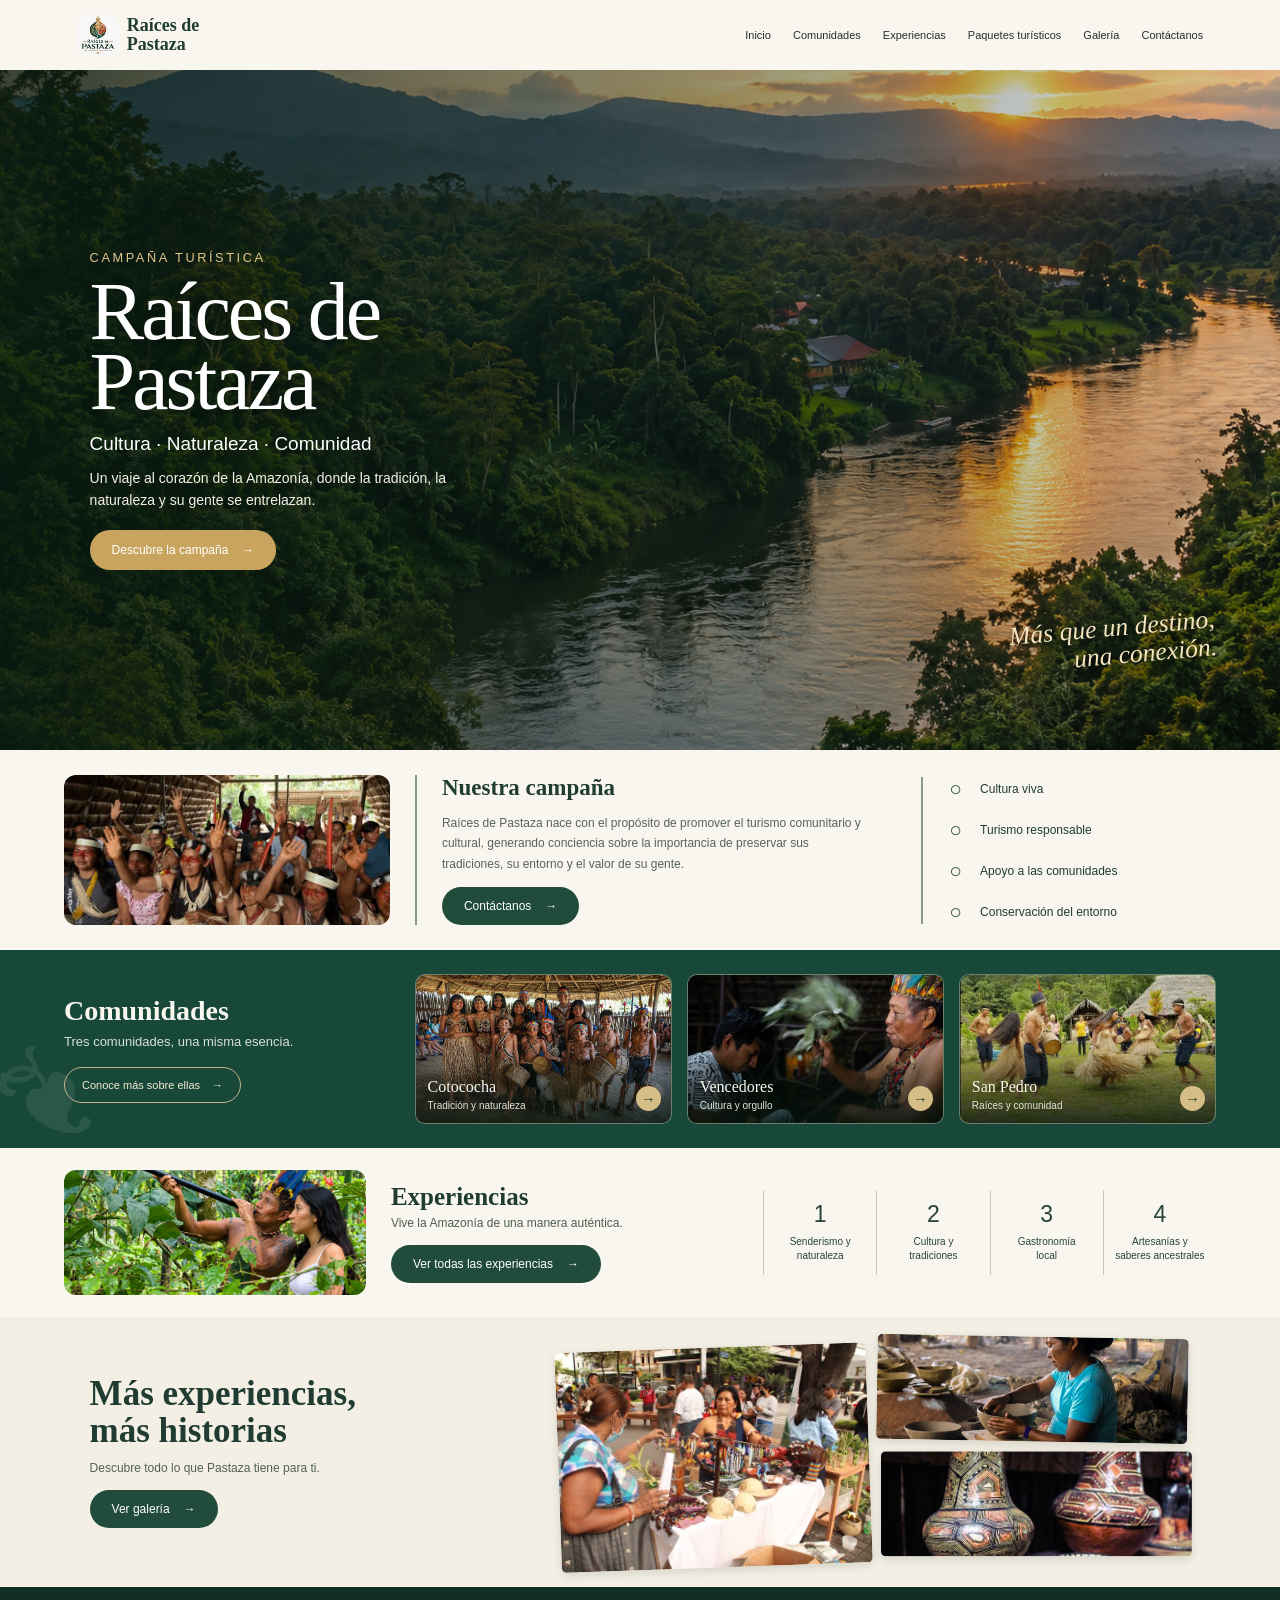
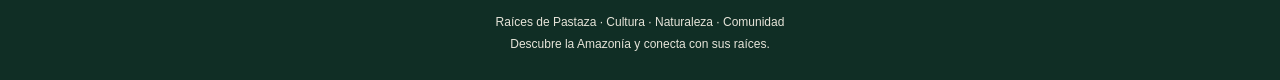
<file: index.html>
<!DOCTYPE html>
<html lang="es">
<head>
    <meta charset="UTF-8">
    <meta name="viewport" content="width=device-width, initial-scale=1.0">
    <link rel="icon" type="image/png" href="img/logo de la campaña.jpg">
    <title>Raíces de Pastaza | Turismo y Cultura</title>
    <link rel="stylesheet" href="styles.css">
</head>

<body>

    <!-- NAVEGACIÓN -->
    <header class="navbar">
        <a href="#inicio" class="logo">
            <img src="img/logo de la campaña.jpg" class="logo-icon"></img>
            <span>Raíces de<br>Pastaza</span>
        </a>

        <nav class="menu">
            <a href="index.html">Inicio</a>
            <a href="Comunidades.html">Comunidades</a>
            <a href="Experiencias.html">Experiencias</a>
            <a href="PaquetesTuristicos.html">Paquetes turísticos</a>
            <a href="Galeria.html">Galería</a>
            <a href="Contactanos.html">Contáctanos</a>
        </nav>
    </header>

    <!-- PORTADA -->
    <main>
        <section class="hero" id="inicio">
            <div class="hero-content">
                <p class="etiqueta">CAMPAÑA TURÍSTICA</p>

                <h1>Raíces de<br>Pastaza</h1>

                <p class="hero-subtitle">
                    Cultura · Naturaleza · Comunidad
                </p>

                <p class="hero-description">
                    Un viaje al corazón de la Amazonía, donde la tradición,
                    la naturaleza y su gente se entrelazan.
                </p>

                <a href="#campana" class="btn-dorado">
                    Descubre la campaña <span>→</span>
                </a>
            </div>

            <p class="hero-frase">
                Más que un destino,<br>
                una conexión.
            </p>
        </section>

        <!-- PRESENTACIÓN DE LA CAMPAÑA -->
        <section class="campana" id="campana">

            <div class="campana-imagen">
                <img src="img/experiencia(1).jpg"
                     alt="Representante de la cultura amazónica">
            </div>

            <div class="campana-texto" id="nosotros">
                <h2>Nuestra campaña</h2>

                <p>
                    Raíces de Pastaza nace con el propósito de promover
                    el turismo comunitario y cultural, generando conciencia
                    sobre la importancia de preservar sus tradiciones,
                    su entorno y el valor de su gente.
                </p>

                <a href="Contactanos.html" class="btn-verde">
                    Contáctanos <span>→</span>
                </a>
            </div>

            <div class="beneficios">
                <div class="beneficio">
                    <span class="beneficio-icon">○</span>
                    <span>Cultura viva</span>
                </div>

                <div class="beneficio">
                    <span class="beneficio-icon">○</span>
                    <span>Turismo responsable</span>
                </div>

                <div class="beneficio">
                    <span class="beneficio-icon">○</span>
                    <span>Apoyo a las comunidades</span>
                </div>

                <div class="beneficio">
                    <span class="beneficio-icon">○</span>
                    <span>Conservación del entorno</span>
                </div>
            </div>
        </section>

        <!-- COMUNIDADES -->
        <section class="comunidades" id="comunidades">

            <div class="comunidades-intro">
                <h2>Comunidades</h2>

                <p>Tres comunidades, una misma esencia.</p>

                <a href="Comunidades.html" class="btn-contorno">
                    Conoce más sobre ellas <span>→</span>
                </a>
            </div>

            <div class="comunidades-lista">

                <article class="comunidad-card">
                    <img src="img/Retrato comunitario en una cabaña amazónica.png"
                         alt="Paisaje de la comunidad Cotococha">

                    <div class="card-info">
                        <h3>Cotococha</h3>
                        <p>Tradición y naturaleza</p>
                    </div>

                    <a href="Comunidades.html" class="card-flecha"
                       aria-label="Conocer Cotococha">→</a>
                </article>

                <article class="comunidad-card">
                    <img src="img/vencedores.jpg"
                         alt="Cultura de la comunidad Vencedores">

                    <div class="card-info">
                        <h3>Vencedores</h3>
                        <p>Cultura y orgullo</p>
                    </div>

                    <a href="Comunidades.html" class="card-flecha"
                       aria-label="Conocer Vencedores">→</a>
                </article>

                <article class="comunidad-card">
                    <img src="img/san pedro.jpg"
                         alt="Paisaje de la comunidad San Pedro">

                    <div class="card-info">
                        <h3>San Pedro</h3>
                        <p>Raíces y comunidad</p>
                    </div>

                    <a href="Comunidades.html" class="card-flecha"
                       aria-label="Conocer San Pedro">→</a>
                </article>

            </div>
        </section>


        <!-- EXPERIENCIAS -->
        <section class="experiencias" id="experiencias">

            <div class="experiencias-imagen">
                <img src="img/Guardián y observadora de la selva tropical.png"
                     alt="Recorrido en canoa por la Amazonía">
            </div>

            <div class="experiencias-contenido">
                <h2>Experiencias</h2>

                <p>Vive la Amazonía de una manera auténtica.</p>

                <a href="Experiencias.html" class="btn-verde">
                    Ver todas las experiencias <span>→</span>
                </a>
            </div>

            <div class="experiencias-categorias">

                <a href="#galeria" class="experiencia-categoria">
                    <span class="categoria-icono">1</span>
                    <span>Senderismo y<br>naturaleza</span>
                </a>

                <a href="#galeria" class="experiencia-categoria">
                    <span class="categoria-icono">2</span>
                    <span>Cultura y<br>tradiciones</span>
                </a>

                <a href="#galeria" class="experiencia-categoria">
                    <span class="categoria-icono">3</span>
                    <span>Gastronomía<br>local</span>
                </a>

                <a href="#galeria" class="experiencia-categoria">
                    <span class="categoria-icono">4</span>
                    <span>Artesanías y<br>saberes ancestrales</span>
                </a>

            </div>
        </section>

        <!-- GALERÍA -->
        <section class="galeria" id="galeria">

            <div class="galeria-texto">
                <h2>Más experiencias,<br>más historias</h2>

                <p>
                    Descubre todo lo que Pastaza tiene para ti.
                </p>

                <a href="Galeria.html" class="btn-verde">
                    Ver galería <span>→</span>
                </a>
            </div>

            <div class="galeria-fotos" id="fotos-galeria">

                <img class="foto-atardecer"
                     src="img/experiencias para vivir pastaza.jpg"
                     alt="Atardecer amazónico junto al río">

                <img class="foto-gastronomia"
                     src="img/cocina.jpeg"
                     alt="Gastronomía tradicional de Pastaza">

                <img class="foto-paisaje"
                     src="img/experiencias para vivir pastaza(2).jpg"
                     alt="Montañas y vegetación de la Amazonía">

            </div>
        </section>


    </main>

    <!-- PIE DE PÁGINA -->
    <footer id="contacto">
        <p>Raíces de Pastaza · Cultura · Naturaleza · Comunidad</p>
        <p>Descubre la Amazonía y conecta con sus raíces.</p>
    </footer>

</body>
</html>
</file>
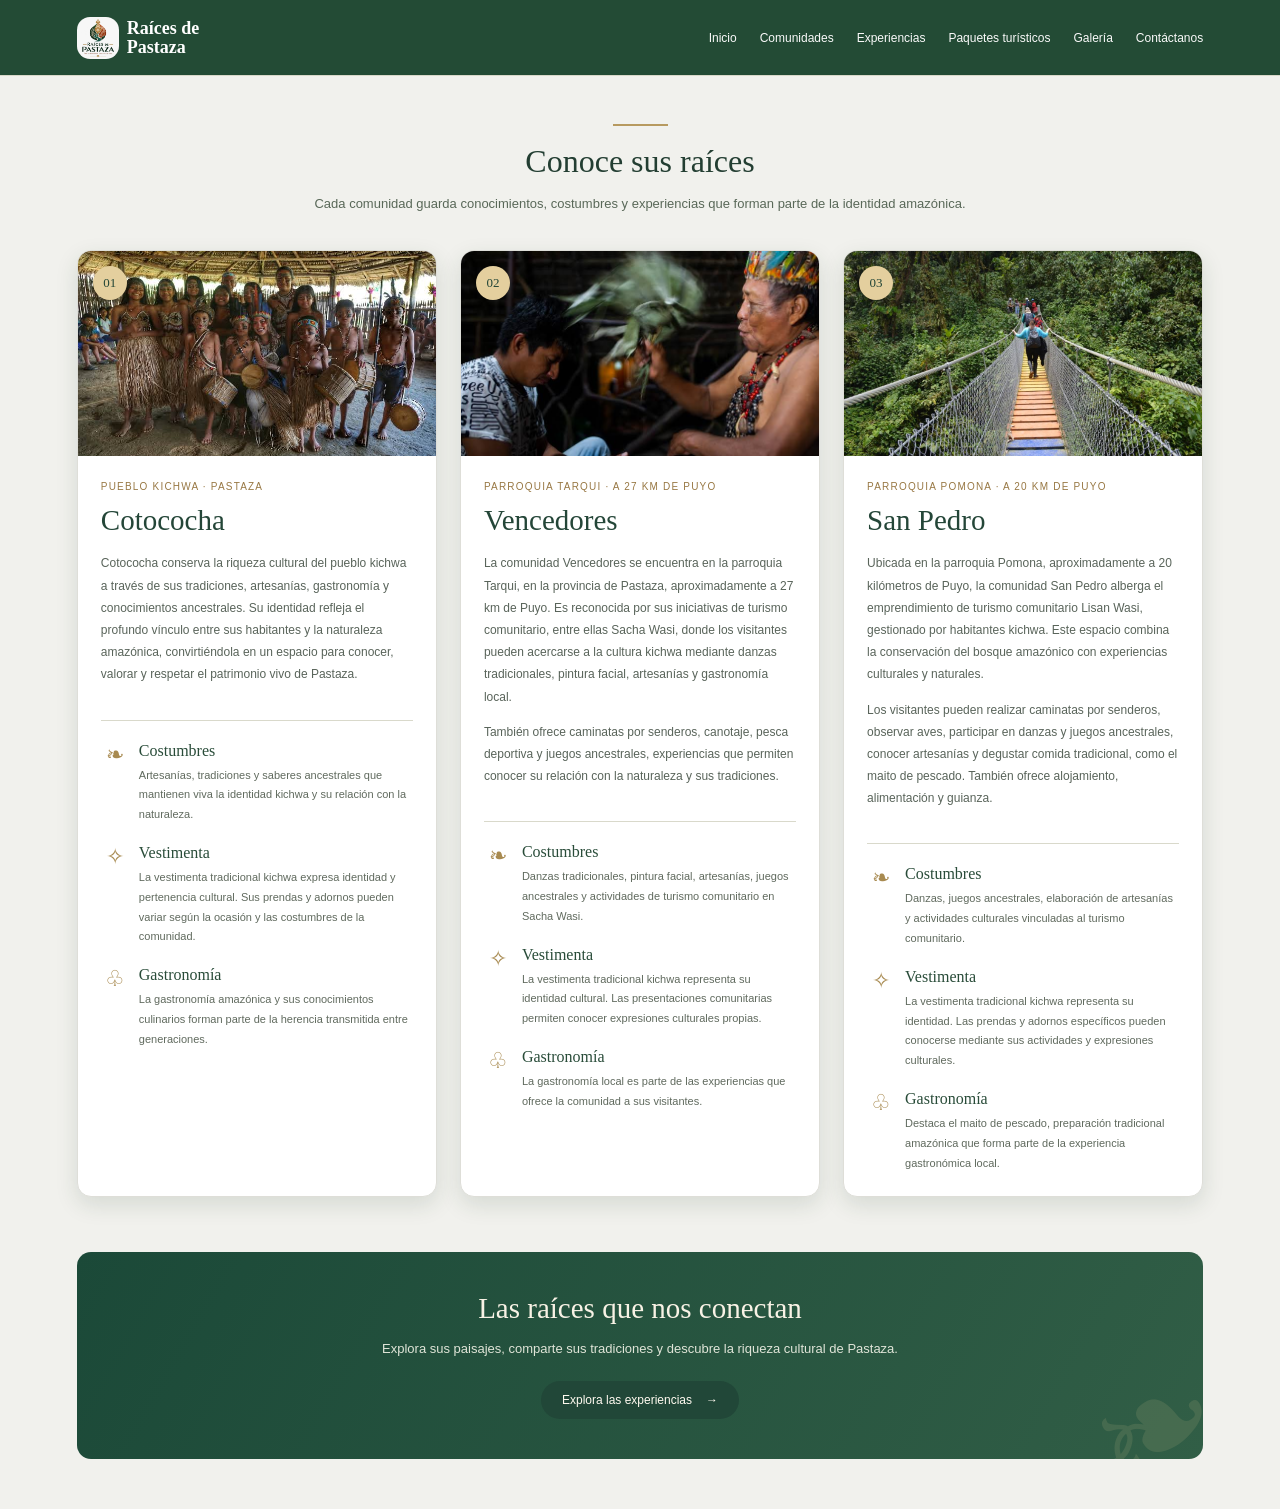
<file: Comunidades.html>
<!DOCTYPE html>
<html lang="es">
<head>
    <meta charset="UTF-8">
    <meta name="viewport" content="width=device-width, initial-scale=1.0">
        <link rel="icon" type="image/png" href="img/logo de la campaña.jpg">

    <title>Comunidades | Raíces de Pastaza</title>

    <link rel="stylesheet" href="comunidades.css">
</head>

<body>

    <!-- NAVEGACIÓN -->
    <header class="navbar">
        <a href="#inicio" class="logo">
            <img src="img/logo de la campaña.jpg" class="logo-icon"></img>
            <span>Raíces de<br>Pastaza</span>
        </a>

        <nav class="menu">
            <a href="index.html">Inicio</a>
            <a href="Comunidades.html">Comunidades</a>
            <a href="Experiencias.html">Experiencias</a>
            <a href="PaquetesTuristicos.html">Paquetes turísticos</a>
            <a href="Galeria.html">Galería</a>
            <a href="Contactanos.html">Contáctanos</a>
        </nav>
    </header>

    <main>

        <!-- INTRODUCCIÓN A LAS FICHAS -->
        <section class="presentacion-fichas">
            <span class="linea-decorativa"></span>

            <h2>Conoce sus raíces</h2>

            <p>
                Cada comunidad guarda conocimientos, costumbres y
                experiencias que forman parte de la identidad amazónica.
            </p>
        </section>

        <!-- FICHAS DE LAS COMUNIDADES -->
        <section class="fichas-comunidades" id="fichas">

            <!-- COTOCOCHA -->
            <article class="comunidad-ficha">

                <div class="ficha-foto">
                    <img src="img/cotococha_.jpg"
                         alt="Paisaje de la comunidad Cotococha">

                    <span class="ficha-numero">01</span>
                </div>

                <div class="ficha-contenido">
                    <p class="ficha-lugar">PUEBLO KICHWA · PASTAZA</p>

                    <h2>Cotococha</h2>

                    <p class="ficha-descripcion">
                        Cotococha conserva la riqueza cultural del pueblo
                        kichwa a través de sus tradiciones, artesanías,
                        gastronomía y conocimientos ancestrales. Su
                        identidad refleja el profundo vínculo entre sus
                        habitantes y la naturaleza amazónica, convirtiéndola
                        en un espacio para conocer, valorar y respetar el
                        patrimonio vivo de Pastaza.
                    </p>

                    <div class="ficha-separador"></div>

                    <div class="tema-cultural">
                        <span class="tema-icono">❧</span>
                        <div>
                            <h3>Costumbres</h3>
                            <p>
                                Artesanías, tradiciones y saberes ancestrales
                                que mantienen viva la identidad kichwa y su
                                relación con la naturaleza.
                            </p>
                        </div>
                    </div>

                    <div class="tema-cultural">
                        <span class="tema-icono">✧</span>
                        <div>
                            <h3>Vestimenta</h3>
                            <p>
                                La vestimenta tradicional kichwa expresa
                                identidad y pertenencia cultural. Sus prendas
                                y adornos pueden variar según la ocasión
                                y las costumbres de la comunidad.
                            </p>
                        </div>
                    </div>

                    <div class="tema-cultural">
                        <span class="tema-icono">♧</span>
                        <div>
                            <h3>Gastronomía</h3>
                            <p>
                                La gastronomía amazónica y sus conocimientos
                                culinarios forman parte de la herencia
                                transmitida entre generaciones.
                            </p>
                        </div>
                    </div>
                </div>

            </article>

            <!-- VENCEDORES -->
            <article class="comunidad-ficha">

                <div class="ficha-foto">
                    <img src="img/vencedores.jpg"
                         alt="Cultura y actividades de Vencedores">

                    <span class="ficha-numero">02</span>
                </div>

                <div class="ficha-contenido">
                    <p class="ficha-lugar">PARROQUIA TARQUI · A 27 KM DE PUYO</p>

                    <h2>Vencedores</h2>

                    <p class="ficha-descripcion">
                        La comunidad Vencedores se encuentra en la parroquia
                        Tarqui, en la provincia de Pastaza, aproximadamente
                        a 27 km de Puyo. Es reconocida por sus iniciativas
                        de turismo comunitario, entre ellas Sacha Wasi,
                        donde los visitantes pueden acercarse a la cultura
                        kichwa mediante danzas tradicionales, pintura
                        facial, artesanías y gastronomía local.
                    </p>

                    <p class="ficha-descripcion">
                        También ofrece caminatas por senderos, canotaje,
                        pesca deportiva y juegos ancestrales, experiencias
                        que permiten conocer su relación con la naturaleza
                        y sus tradiciones.
                    </p>

                    <div class="ficha-separador"></div>

                    <div class="tema-cultural">
                        <span class="tema-icono">❧</span>
                        <div>
                            <h3>Costumbres</h3>
                            <p>
                                Danzas tradicionales, pintura facial,
                                artesanías, juegos ancestrales y actividades
                                de turismo comunitario en Sacha Wasi.
                            </p>
                        </div>
                    </div>

                    <div class="tema-cultural">
                        <span class="tema-icono">✧</span>
                        <div>
                            <h3>Vestimenta</h3>
                            <p>
                                La vestimenta tradicional kichwa representa
                                su identidad cultural. Las presentaciones
                                comunitarias permiten conocer expresiones
                                culturales propias.
                            </p>
                        </div>
                    </div>

                    <div class="tema-cultural">
                        <span class="tema-icono">♧</span>
                        <div>
                            <h3>Gastronomía</h3>
                            <p>
                                La gastronomía local es parte de las
                                experiencias que ofrece la comunidad
                                a sus visitantes.
                            </p>
                        </div>
                    </div>
                </div>

            </article>

            <!-- SAN PEDRO -->
            <article class="comunidad-ficha">

                <div class="ficha-foto">
                    <img src="img/san pedro_.jpg"
                         alt="Naturaleza de la comunidad San Pedro">

                    <span class="ficha-numero">03</span>
                </div>

                <div class="ficha-contenido">
                    <p class="ficha-lugar">PARROQUIA POMONA · A 20 KM DE PUYO</p>

                    <h2>San Pedro</h2>

                    <p class="ficha-descripcion">
                        Ubicada en la parroquia Pomona, aproximadamente
                        a 20 kilómetros de Puyo, la comunidad San Pedro
                        alberga el emprendimiento de turismo comunitario
                        Lisan Wasi, gestionado por habitantes kichwa.
                        Este espacio combina la conservación del bosque
                        amazónico con experiencias culturales y naturales.
                    </p>

                    <p class="ficha-descripcion">
                        Los visitantes pueden realizar caminatas por
                        senderos, observar aves, participar en danzas
                        y juegos ancestrales, conocer artesanías y
                        degustar comida tradicional, como el maito
                        de pescado. También ofrece alojamiento,
                        alimentación y guianza.
                    </p>

                    <div class="ficha-separador"></div>

                    <div class="tema-cultural">
                        <span class="tema-icono">❧</span>
                        <div>
                            <h3>Costumbres</h3>
                            <p>
                                Danzas, juegos ancestrales, elaboración
                                de artesanías y actividades culturales
                                vinculadas al turismo comunitario.
                            </p>
                        </div>
                    </div>

                    <div class="tema-cultural">
                        <span class="tema-icono">✧</span>
                        <div>
                            <h3>Vestimenta</h3>
                            <p>
                                La vestimenta tradicional kichwa representa
                                su identidad. Las prendas y adornos específicos
                                pueden conocerse mediante sus actividades
                                y expresiones culturales.
                            </p>
                        </div>
                    </div>

                    <div class="tema-cultural">
                        <span class="tema-icono">♧</span>
                        <div>
                            <h3>Gastronomía</h3>
                            <p>
                                Destaca el maito de pescado, preparación
                                tradicional amazónica que forma parte
                                de la experiencia gastronómica local.
                            </p>
                        </div>
                    </div>
                </div>

            </article>

        </section>

        <!-- CIERRE -->
        <section class="cierre-comunidades">
            <span class="cierre-adorno" aria-hidden="true">❧</span>

            <h2>Las raíces que nos conectan</h2>

            <p>
                Explora sus paisajes, comparte sus tradiciones
                y descubre la riqueza cultural de Pastaza.
            </p>

            <a href="Experiencias.html" class="btn-verde">
                Explora las experiencias <span>→</span>
            </a>
        </section>

    </main>
</body>
</html>
</file>
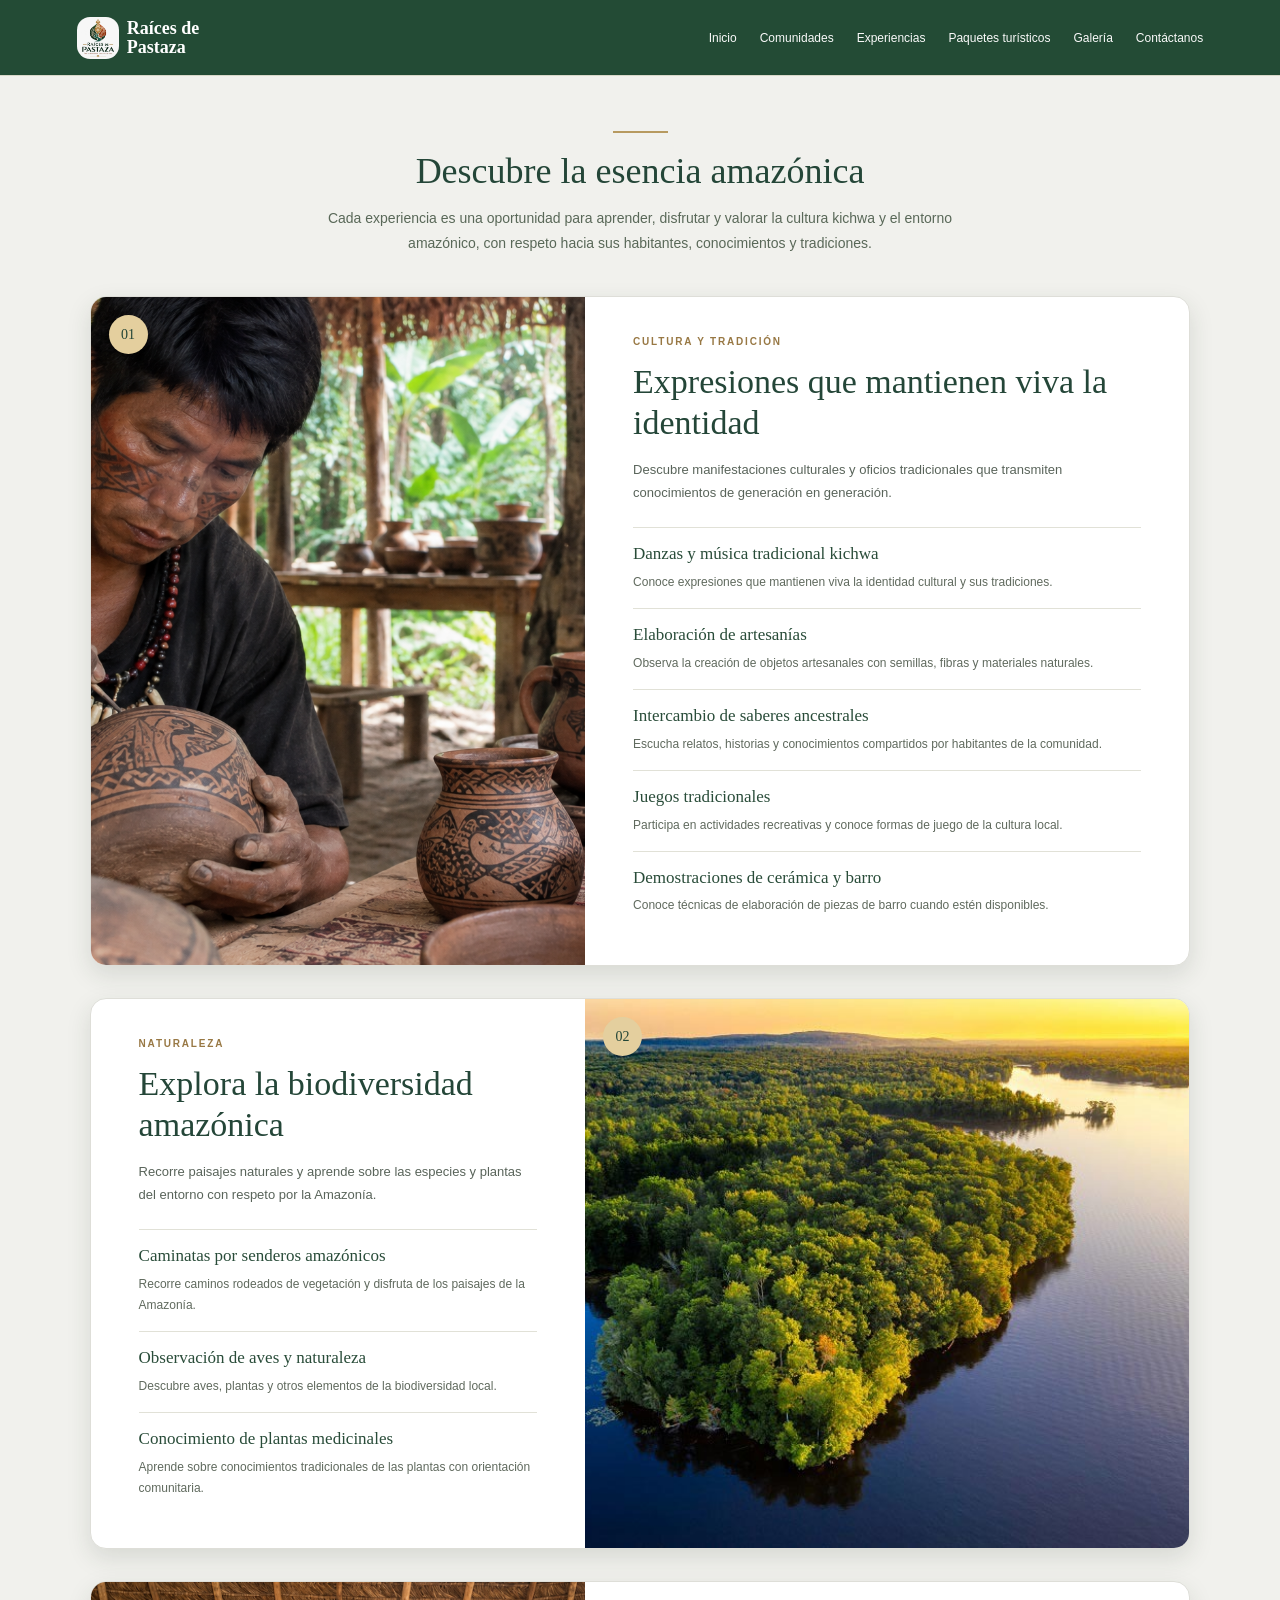
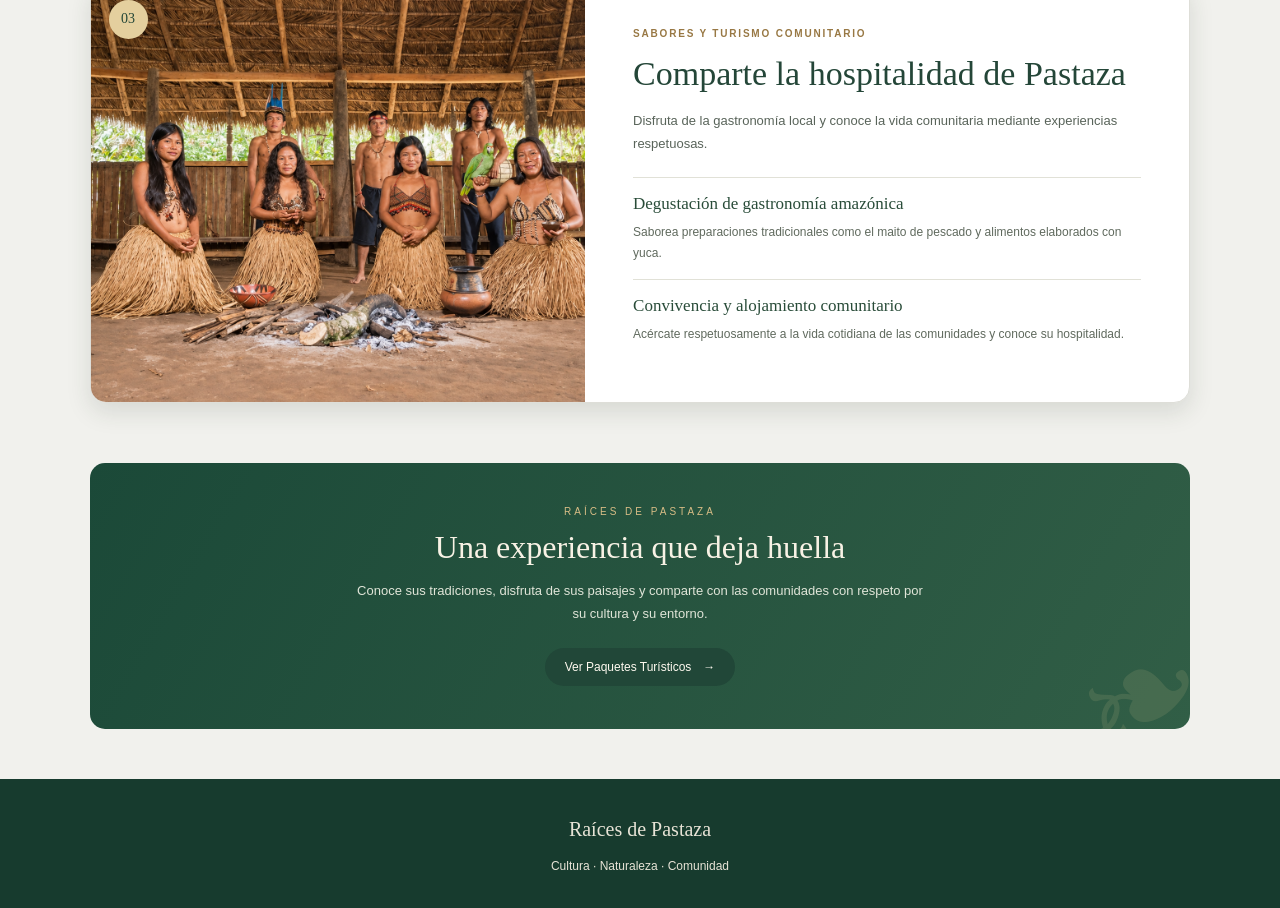
<file: Experiencias.html>
<!DOCTYPE html>
<html lang="es">
<head>
    <meta charset="UTF-8">
    <meta name="viewport" content="width=device-width, initial-scale=1.0">
        <link rel="icon" type="image/png" href="img/logo de la campaña.jpg">

    <title>Experiencias | Raíces de Pastaza</title>

    <link rel="stylesheet" href="experiencias.css">
</head>

<body>

    <!-- NAVEGACIÓN -->
    <header class="navbar">
        <a href="#inicio" class="logo">
            <img src="img/logo de la campaña.jpg" class="logo-icon"></img>
            <span>Raíces de<br>Pastaza</span>
        </a>

        <nav class="menu">
            <a href="index.html">Inicio</a>
            <a href="Comunidades.html">Comunidades</a>
            <a href="Experiencias.html">Experiencias</a>
            <a href="PaquetesTuristicos.html">Paquetes turísticos</a>
            <a href="Galeria.html">Galería</a>
            <a href="Contactanos.html">Contáctanos</a>
        </nav>
    </header>


    <main>
        <!-- =========================
             PRESENTACIÓN
        ========================== -->
        <section class="intro-experiencias">

            <span class="linea-decorativa"></span>

            <h2>Descubre la esencia amazónica</h2>

            <p>
                Cada experiencia es una oportunidad para aprender,
                disfrutar y valorar la cultura kichwa y el entorno
                amazónico, con respeto hacia sus habitantes,
                conocimientos y tradiciones.
            </p>

        </section>


<!-- FICHAS DE EXPERIENCIAS: 3 BLOQUES -->
<section class="experiencias-grid" id="lista-experiencias">

    <!-- FICHA 1: CULTURA Y TRADICIÓN - imagen a la izquierda -->
    <article class="experiencia-card">
        <div class="experiencia-foto">
            <img src="img/Artesano indígena pintando cerámicas tradicionales.png"
                 alt="Danzas y música tradicional kichwa">
            <span class="experiencia-numero">01</span>
        </div>

        <div class="experiencia-contenido">
            <span class="experiencia-categoria">CULTURA Y TRADICIÓN</span>
            <h2>Expresiones que mantienen viva la identidad</h2>
            <p class="experiencia-resumen">
                Descubre manifestaciones culturales y oficios tradicionales
                que transmiten conocimientos de generación en generación.
            </p>

            <div class="actividad">
                <h3>Danzas y música tradicional kichwa</h3>
                <p>Conoce expresiones que mantienen viva la identidad cultural y sus tradiciones.</p>
            </div>

            <div class="actividad">
                <h3>Elaboración de artesanías</h3>
                <p>Observa la creación de objetos artesanales con semillas, fibras y materiales naturales.</p>
            </div>

            <div class="actividad">
                <h3>Intercambio de saberes ancestrales</h3>
                <p>Escucha relatos, historias y conocimientos compartidos por habitantes de la comunidad.</p>
            </div>

            <div class="actividad">
                <h3>Juegos tradicionales</h3>
                <p>Participa en actividades recreativas y conoce formas de juego de la cultura local.</p>
            </div>

            <div class="actividad">
                <h3>Demostraciones de cerámica y barro</h3>
                <p>Conoce técnicas de elaboración de piezas de barro cuando estén disponibles.</p>
            </div>
        </div>
    </article>


    <!-- FICHA 2: NATURALEZA - imagen a la derecha -->
    <article class="experiencia-card experiencia-invertida">
        <div class="experiencia-foto">
            <img src="img/rio.jpeg"
                 alt="Sendero rodeado de vegetación amazónica">
            <span class="experiencia-numero">02</span>
        </div>

        <div class="experiencia-contenido">
            <span class="experiencia-categoria">NATURALEZA</span>
            <h2>Explora la biodiversidad amazónica</h2>
            <p class="experiencia-resumen">
                Recorre paisajes naturales y aprende sobre las especies
                y plantas del entorno con respeto por la Amazonía.
            </p>

            <div class="actividad">
                <h3>Caminatas por senderos amazónicos</h3>
                <p>Recorre caminos rodeados de vegetación y disfruta de los paisajes de la Amazonía.</p>
            </div>

            <div class="actividad">
                <h3>Observación de aves y naturaleza</h3>
                <p>Descubre aves, plantas y otros elementos de la biodiversidad local.</p>
            </div>

            <div class="actividad">
                <h3>Conocimiento de plantas medicinales</h3>
                <p>Aprende sobre conocimientos tradicionales de las plantas con orientación comunitaria.</p>
            </div>
        </div>
    </article>


    <!-- FICHA 3: SABORES Y CONVIVENCIA - imagen a la izquierda -->
    <article class="experiencia-card">
        <div class="experiencia-foto">
            <img src="img/Retrato ceremonial en una palapa amazónica.png"
                 alt="Maito de pescado y gastronomía amazónica">
            <span class="experiencia-numero">03</span>
        </div>

        <div class="experiencia-contenido">
            <span class="experiencia-categoria">SABORES Y TURISMO COMUNITARIO</span>
            <h2>Comparte la hospitalidad de Pastaza</h2>
            <p class="experiencia-resumen">
                Disfruta de la gastronomía local y conoce la vida comunitaria
                mediante experiencias respetuosas.
            </p>

            <div class="actividad">
                <h3>Degustación de gastronomía amazónica</h3>
                <p>Saborea preparaciones tradicionales como el maito de pescado y alimentos elaborados con yuca.</p>
            </div>

            <div class="actividad">
                <h3>Convivencia y alojamiento comunitario</h3>
                <p>Acércate respetuosamente a la vida cotidiana de las comunidades y conoce su hospitalidad.</p>
            </div>
        </div>
    </article>

</section>



        <!-- =========================
             CIERRE DECORATIVO
        ========================== -->
        <section class="cierre-experiencias">

            <span class="cierre-hoja" aria-hidden="true">❧</span>

            <p class="cierre-etiqueta">
                RAÍCES DE PASTAZA
            </p>

            <h2>Una experiencia que deja huella</h2>

            <p>
                Conoce sus tradiciones, disfruta de sus paisajes
                y comparte con las comunidades con respeto
                por su cultura y su entorno.
            </p>


                <a href="PaquetesTuristicos.html" class="btn-verde">
                    Ver Paquetes Turísticos <span>→</span>
                </a>

            </div>

        </section>

    </main>


    <!-- =========================
         PIE DE PÁGINA
    ========================== -->
    <footer class="footer">

        <a href="index.html" class="footer-logo">
            Raíces de Pastaza
        </a>

        <p>
            Cultura · Naturaleza · Comunidad
        </p>

    </footer>

</body>
</html>
</file>
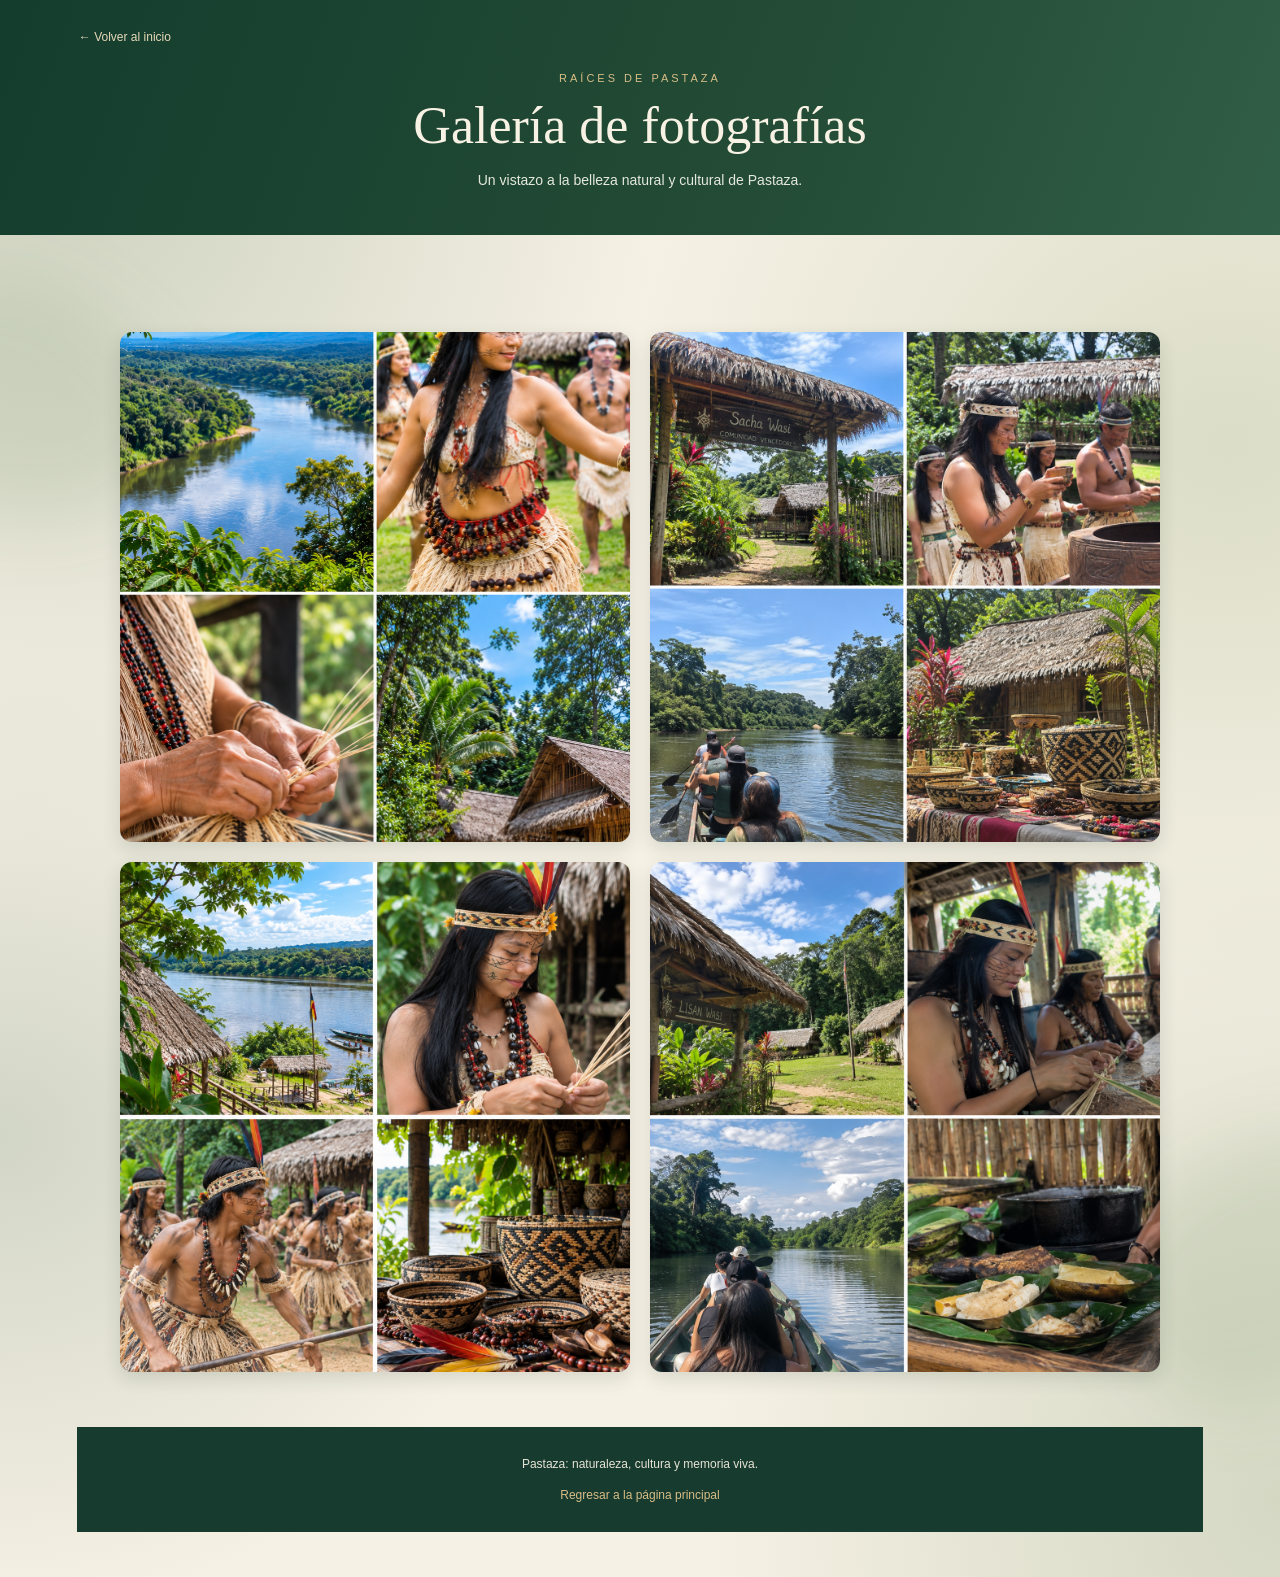
<file: Galeria.html>
<!DOCTYPE html>
<html lang="es">
<head>
    <meta charset="UTF-8">
    <meta name="viewport" content="width=device-width, initial-scale=1.0">
        <link rel="icon" type="image/png" href="img/logo de la campaña.jpg">

    <title>Galería | Raíces de Pastaza</title>

    <link rel="stylesheet" href="Galeria.css">
</head>

<body>
    <main class="pagina-galeria">

        <!-- ENCABEZADO -->
        <header class="encabezado-galeria">
            <a class="volver" href="index.html">← Volver al inicio</a>

            <p class="etiqueta">RAÍCES DE PASTAZA</p>

            <h1 class="titulo">Galería de fotografías</h1>

            <p class="subtitulo">
                Un vistazo a la belleza natural y cultural de Pastaza.
            </p>
        </header>

        <!-- GALERÍA: 4 FOTOS EN 2 COLUMNAS -->
        <section class="galeria" aria-label="Galería de fotografías">
            <div class="galeria-grid">

                <img
                    src="img/Collage amazónico de naturaleza y cultura.png"
                    alt="Paisaje amazónico de Pastaza">

                <img
                    src="img/Collage de vida amazónica y artesanía.png"
                    alt="Río rodeado de vegetación amazónica">

                <img
                    src="img/Collage de vida indígena amazónica.png"
                    alt="Tradición cultural de una comunidad de Pastaza">

                <img
                    src="img/Vida amazónica_ aldea, río y tradición.png"
                    alt="Experiencia y naturaleza en Pastaza">

            </div>
        </section>

        <!-- PIE DE PÁGINA -->
        <footer class="pie-galeria">
            <p>Pastaza: naturaleza, cultura y memoria viva.</p>

            <a href="index.html">Regresar a la página principal</a>
        </footer>

    </main>
</body>
</html>
</file>
<file: styles.css>
/* ===== CONFIGURACIÓN GENERAL ===== */
* {
    margin: 0;
    padding: 0;
    box-sizing: border-box;
}

html {
    scroll-behavior: smooth;
}

body {
    font-family: Arial, Helvetica, sans-serif;
    background-color: #f5f2e9;
    color: #203c32;
}

a {
    text-decoration: none;
    color: inherit;
}

img {
    display: block;
    max-width: 100%;
}

/* ===== BARRA DE NAVEGACIÓN ===== */
.navbar {
    min-height: 70px;
    padding: 10px 6%;
    display: flex;
    align-items: center;
    justify-content: space-between;
    gap: 20px;
    background-color: #f8f6ef;
}

.logo {
    display: flex;
    align-items: center;
    gap: 8px;
    font-family: Georgia, serif;
    font-size: 18px;
    font-weight: bold;
    line-height: 1.05;
    flex-shrink: 0;
}

.logo-icon {
    width: 42px;
    height: 42px;
    border-radius: 13px;
    background: var(--navy);
    display: grid;
    place-items: center;
    color: white;
    font-weight: 950;
    font-size: 18px;
}

.menu {
    display: flex;
    align-items: center;
    justify-content: center;
    gap: 22px;
}

.menu a {
    font-size: 11px;
    color: #292e29;
    transition: color 0.3s;
}

.menu a:hover {
    color: #b58c48;
}

.btn-reserva {
    background-color: #183d32;
    color: white;
    padding: 12px 22px;
    border-radius: 30px;
    font-size: 11px;
    white-space: nowrap;
    transition: background 0.3s;
}

.btn-reserva:hover,
.btn-verde:hover {
    background-color: #37614d;
}

/* ===== PORTADA PRINCIPAL ===== */

/* PORTADA CON FOTOGRAFÍA DE FONDO */
.hero {
  position: relative;
  min-height: 560px;
  height: min(680px, 78vh);
  display: flex;
  align-items: center;
  justify-content: space-between;
  gap: 30px;
  padding: 60px clamp(30px, 7vw, 100px);
  overflow: hidden;
  color: #fff;

  /* Cambia este archivo por la fotografía panorámica que tengas */
  background:
    linear-gradient(
      90deg,
      rgba(9, 28, 18, 0.78) 0%,
      rgba(9, 28, 18, 0.48) 48%,
      rgba(9, 28, 18, 0.12) 100%
    ),
    url("img/FOTO\ PRINCIPAL\ INICIO.png") center / cover no-repeat;
}

/* Texto principal, a la izquierda */
.hero-content {
  position: relative;
  z-index: 1;
  width: min(520px, 58%);
}

.hero .etiqueta {
  color: #e2c68c;
  font-family: Arial, sans-serif;
  font-size: 0.8rem;
  letter-spacing: 0.2em;
  margin-bottom: 12px;
}

.hero h1 {
  color: #fff;
  font-size: clamp(3.3rem, 6.5vw, 6rem);
  line-height: 0.88;
  font-weight: bold;
  margin-bottom: 18px;
  text-shadow: 0 3px 15px rgba(0, 0, 0, 0.3);
}

.hero-subtitle {
  color: #fff;
  font-family: Arial, sans-serif;
  font-size: clamp(1rem, 1.8vw, 1.3rem);
  margin-bottom: 18px;
}

.hero-description {
  max-width: 440px;
  color: #f4f0e5;
  font-family: Arial, sans-serif;
  font-size: 1rem;
  line-height: 1.65;
  margin-bottom: 25px;
}

/* Botón de la portada */
.hero .btn-dorado {
  display: inline-flex;
  align-items: center;
  gap: 14px;
  padding: 13px 22px;
  border-radius: 30px;
  background: #c9a45e;
  color: #fff;
  font-family: Arial, sans-serif;
  text-decoration: none;
  transition: background 0.2s ease, transform 0.2s ease;
}

.hero .btn-dorado:hover {
  background: #b48d49;
  transform: translateY(-2px);
}

/* Frase decorativa a la derecha */
.hero-frase {
  position: relative;
  z-index: 1;
  align-self: flex-end;
  margin: 0 0 25px auto;
  color: #fff;
  font-family: Georgia, "Times New Roman", serif;
  font-style: italic;
  font-size: clamp(1.2rem, 2.3vw, 2rem);
  line-height: 1.35;
  text-align: right;
  text-shadow: 0 2px 8px rgba(0, 0, 0, 0.65);
}

/* Ajuste para tabletas y celulares */
@media (max-width: 700px) {
  .hero {
    height: auto;
    min-height: 650px;
    flex-direction: column;
    align-items: flex-start;
    justify-content: center;
    padding: 55px 25px 35px;
    background-position: center;
  }

  .hero-content {
    width: 100%;
  }

  .hero h1 {
    font-size: clamp(3.2rem, 13vw, 5rem);
  }

  .hero-frase {
    align-self: flex-end;
    margin-top: 35px;
    margin-bottom: 0;
  }
}


.etiqueta {
    color: #d4b579;
    letter-spacing: 4px;
    font-size: 12px;
    margin-bottom: 12px;
}

.hero h1 {
    font-family: Georgia, "Times New Roman", serif;
    font-size: clamp(45px, 6.5vw, 82px);
    font-weight: normal;
    line-height: 0.85;
    letter-spacing: -3px;
    margin-bottom: 16px;
}

.hero-subtitle {
    font-size: clamp(14px, 1.5vw, 19px);
    margin-bottom: 12px;
}

.hero-description {
    font-size: 14px;
    line-height: 1.6;
    max-width: 390px;
    margin-bottom: 18px;
}

.btn-dorado {
    display: inline-flex;
    align-items: center;
    gap: 14px;
    padding: 13px 22px;
    border-radius: 30px;
    background-color: #c4a064;
    color: white;
    font-size: 12px;
    transition: background 0.3s;
}

.btn-dorado:hover {
    background-color: #a9854b;
}

.hero-frase {
    position: absolute;
    right: 5%;
    bottom: 8%;
    color: #f4e4bf;
    font-family: Georgia, serif;
    font-style: italic;
    font-size: clamp(18px, 2vw, 27px);
    line-height: 1.1;
    text-align: right;
    transform: rotate(-5deg);
}

/* ===== SECCIÓN DE CAMPAÑA ===== */
.campana {
    display: grid;
    grid-template-columns: 1.05fr 1.55fr 0.95fr;
    align-items: center;
    gap: 25px;
    padding: 25px 5%;
    background-color: #f8f6ef;
}

.campana-imagen {
    height: 150px;
    overflow: hidden;
    border-radius: 12px;
}

.campana-imagen img {
    width: 100%;
    height: 100%;
    object-fit: cover;
    object-position: center;
}

.campana-texto {
    padding: 0 25px;
    border-left: 2px solid #8a9b8d;
}

.campana-texto h2 {
    font-family: Georgia, serif;
    font-size: 23px;
    margin-bottom: 12px;
}

.campana-texto p {
    font-size: 12px;
    line-height: 1.7;
    color: #58635b;
    margin-bottom: 13px;
}

.btn-verde {
    display: inline-flex;
    align-items: center;
    gap: 14px;
    padding: 12px 22px;
    border-radius: 30px;
    background-color: #214b3b;
    color: white;
    font-size: 12px;
    transition: background 0.3s;
}

.beneficios {
    border-left: 2px solid #8a9b8d;
    padding-left: 20px;
    display: flex;
    flex-direction: column;
    gap: 17px;
}

.beneficio {
    display: flex;
    align-items: center;
    gap: 12px;
    font-size: 12px;
}

.beneficio-icon {
    color: #315744;
    font-size: 21px;
    width: 25px;
    text-align: center;
}

/* ===== COMUNIDADES ===== */
.comunidades {
    background-color: #17483a;
    color: #f8f6ef;
    padding: 24px 5%;
    display: grid;
    grid-template-columns: 0.8fr 2fr;
    align-items: center;
    gap: 30px;
    position: relative;
    overflow: hidden;
}

/* Decoración vegetal */
.comunidades::before {
    content: "❧";
    position: absolute;
    left: -15px;
    bottom: -35px;
    font-size: 150px;
    color: rgba(223, 225, 196, 0.10);
    transform: rotate(35deg);
    pointer-events: none;
}

.comunidades-intro {
    position: relative;
    z-index: 1;
}

.comunidades-intro h2 {
    font-family: Georgia, serif;
    font-size: 28px;
    margin-bottom: 7px;
}

.comunidades-intro p {
    font-size: 13px;
    margin-bottom: 18px;
    color: #d9e0d5;
}

.btn-contorno {
    display: inline-flex;
    align-items: center;
    gap: 12px;
    border: 1px solid #c5b58d;
    border-radius: 30px;
    padding: 11px 17px;
    color: #f5ead2;
    font-size: 11px;
    transition: background 0.3s;
}

.btn-contorno:hover {
    background-color: rgba(255, 255, 255, 0.12);
}

.comunidades-lista {
    display: grid;
    grid-template-columns: repeat(3, minmax(0, 1fr));
    gap: 15px;
    position: relative;
    z-index: 1;
}

.comunidad-card {
    min-width: 0;
    position: relative;
    overflow: hidden;
    height: 150px;
    border: 1px solid rgba(235, 225, 193, 0.35);
    border-radius: 10px;
    background-color: #244c3e;
}

.comunidad-card img {
    width: 100%;
    height: 100%;
    object-fit: cover;
    transition: transform 0.4s;
}

.comunidad-card:hover img {
    transform: scale(1.06);
}

.comunidad-card::after {
    content: "";
    position: absolute;
    inset: 40% 0 0;
    background: linear-gradient(
        transparent,
        rgba(8, 20, 13, 0.85)
    );
    pointer-events: none;
}

.card-info {
    position: absolute;
    left: 12px;
    bottom: 12px;
    z-index: 1;
}

.card-info h3 {
    font-family: Georgia, serif;
    font-size: 16px;
    font-weight: normal;
    margin-bottom: 4px;
}

.card-info p {
    font-size: 10px;
    color: #e0e3d7;
}

.card-flecha {
    position: absolute;
    right: 10px;
    bottom: 12px;
    z-index: 2;
    width: 25px;
    height: 25px;
    border-radius: 50%;
    display: grid;
    place-items: center;
    background-color: #d5bd86;
    color: #234635;
    font-size: 15px;
    transition: background 0.3s;
}

.card-flecha:hover {
    background-color: white;
}

/* ===== PIE DE PÁGINA ===== */
footer {
    background-color: #102e25;
    color: #e6e4d9;
    text-align: center;
    padding: 25px 15px;
    font-size: 12px;
    line-height: 1.8;
}

/* ===== ADAPTACIÓN A TABLETS ===== */
@media (max-width: 1000px) {
    .navbar {
        flex-wrap: wrap;
    }

    .menu {
        order: 3;
        width: 100%;
        flex-wrap: wrap;
        gap: 15px;
        padding: 10px 0;
    }

    .campana {
        grid-template-columns: 1fr 1.5fr;
    }

    .beneficios {
        grid-column: 1 / -1;
        border-left: none;
        border-top: 1px solid #aab5a8;
        padding: 18px 0 0;
        flex-direction: row;
        flex-wrap: wrap;
        justify-content: space-around;
    }

    .comunidades {
        grid-template-columns: 1fr;
    }

    .comunidades-lista {
        gap: 12px;
    }
}

/* ===== ADAPTACIÓN A CELULARES ===== */
@media (max-width: 600px) {
    .navbar {
        padding: 12px 5%;
    }

    .logo {
        font-size: 16px;
    }

    .btn-reserva {
        padding: 10px 15px;
    }

    .menu {
        justify-content: flex-start;
        gap: 12px 18px;
    }

    .menu a {
        font-size: 12px;
    }

    .hero {
        height: 480px;
        max-height: none;
        min-height: 0;
        background-position: center;
    }

    .hero-content {
        width: 100%;
        padding: 0 7%;
    }

    .hero h1 {
        font-size: clamp(52px, 13vw, 72px);
    }

    .hero-description {
        max-width: 300px;
    }

    .hero-frase {
        right: 6%;
        bottom: 5%;
        font-size: 19px;
    }

    .campana {
        grid-template-columns: 1fr;
        gap: 20px;
        padding: 25px 6%;
    }

    .campana-imagen {
        height: 210px;
    }

    .campana-texto {
        padding: 0 0 0 15px;
    }

    .beneficios {
        display: grid;
        grid-template-columns: 1fr 1fr;
        gap: 15px;
    }

    .beneficio {
        font-size: 11px;
    }

    .comunidades {
        padding: 28px 6%;
    }

    .comunidades-lista {
        grid-template-columns: 1fr;
        gap: 15px;
    }

    .comunidad-card {
        height: 190px;
    }

    .comunidades-intro h2 {
        font-size: 30px;
    }
}


/* ===== EXPERIENCIAS ===== */
.experiencias {
    display: grid;
    grid-template-columns: 1fr 1.15fr 1.5fr;
    align-items: center;
    gap: 25px;
    padding: 22px 5%;
    background-color: #f8f6ef;
}

.experiencias-imagen {
    height: 125px;
    overflow: hidden;
    border-radius: 12px;
}

.experiencias-imagen img {
    width: 100%;
    height: 100%;
    object-fit: cover;
}

.experiencias-contenido h2 {
    font-family: Georgia, serif;
    font-size: 25px;
    margin-bottom: 5px;
}

.experiencias-contenido p {
    font-size: 12px;
    color: #515d53;
    margin-bottom: 15px;
}

.experiencias-contenido .btn-verde {
    white-space: nowrap;
}

.experiencias-categorias {
    display: grid;
    grid-template-columns: repeat(4, 1fr);
    align-items: center;
}

.experiencia-categoria {
    min-height: 85px;
    display: flex;
    flex-direction: column;
    justify-content: center;
    align-items: center;
    gap: 9px;
    text-align: center;
    padding: 5px;
    border-left: 1px solid #c8c9bd;
    font-size: 10px;
    line-height: 1.4;
    color: #284537;
    transition: color 0.3s;
}

.experiencia-categoria:hover {
    color: #b28a4c;
}

.categoria-icono {
    font-size: 23px;
    line-height: 1;
}

/* ===== GALERÍA ===== */
.galeria {
    min-height: 225px;
    display: grid;
    grid-template-columns: 0.9fr 1.3fr;
    align-items: center;
    gap: 30px;
    padding: 25px 7%;
    background-color: #f3efe5;
    overflow: hidden;
}

.galeria-texto h2 {
    font-family: Georgia, serif;
    font-size: clamp(25px, 3vw, 35px);
    line-height: 1.05;
    margin-bottom: 12px;
}

.galeria-texto p {
    font-size: 12px;
    color: #536056;
    margin-bottom: 15px;
}

.galeria-fotos {
    display: grid;
    grid-template-columns: 1fr 1fr;
    grid-template-rows: 105px 105px;
    gap: 10px;
    transform: rotate(-2deg);
}

.galeria-fotos img {
    width: 100%;
    height: 100%;
    object-fit: cover;
    border-radius: 5px;
    box-shadow: 0 3px 9px rgba(40, 45, 30, 0.15);
}

.foto-atardecer {
    grid-column: 1;
    grid-row: 1 / 3;
}

.foto-gastronomia {
    grid-column: 2;
    grid-row: 1;
    transform: rotate(3deg);
}

.foto-paisaje {
    grid-column: 2;
    grid-row: 2;
    transform: rotate(2deg);
}

/* ===== RESPONSIVE: TABLET ===== */
@media (max-width: 1000px) {
    .experiencias {
        grid-template-columns: 1fr 1.3fr;
    }

    .experiencias-categorias {
        grid-column: 1 / -1;
        border-top: 1px solid #c8c9bd;
        padding-top: 12px;
    }

    .galeria {
        padding: 25px 5%;
    }
}

/* ===== RESPONSIVE: CELULAR ===== */
@media (max-width: 600px) {
    .experiencias {
        grid-template-columns: 1fr;
        gap: 18px;
        padding: 25px 6%;
    }

    .experiencias-imagen {
        height: 190px;
    }

    .experiencias-categorias {
        grid-column: auto;
        grid-template-columns: 1fr 1fr;
        gap: 10px;
    }

    .experiencia-categoria {
        border: 1px solid #d5d5c9;
        border-radius: 8px;
        min-height: 90px;
    }

    .galeria {
        grid-template-columns: 1fr;
        gap: 25px;
        padding: 30px 6%;
    }

    .galeria-fotos {
        grid-template-rows: 130px 130px;
        gap: 8px;
        transform: none;
    }
}

/* ===== ENCABEZADO COMPACTO EN CELULARES ===== */
@media (max-width: 600px) {
    .navbar {
        min-height: 70px;
        padding: 10px 18px;
        justify-content: flex-start;
    }

    /* Ocultar los enlaces de navegación */
    .navbar .menu {
        display: none;
    }

    /* Ocultar el botón de reserva */
    .navbar .btn-reserva {
        display: none;
    }

    /* Mantener visible el logo y el nombre */
    .navbar .logo {
        display: flex;
        align-items: center;
        font-size: 16px;
    }

    .navbar .logo-icon {
        width: 42px;
        height: 42px;
    }
}
</file>
<file: comunidades.css>
/* ===== ESTILOS GENERALES ===== */
* {
    margin: 0;
    padding: 0;
    box-sizing: border-box;
}

html {
    scroll-behavior: smooth;
}

body {
    font-family: Arial, Helvetica, sans-serif;
    color: #233e32;
    background: #f1f1ed;
}

a {
    text-decoration: none;
    color: inherit;
}

img {
    display: block;
    max-width: 100%;
}

/* ===== BARRA DE NAVEGACIÓN ===== */
.navbar {
    min-height: 76px;
    padding: 12px 6%;
    display: flex;
    align-items: center;
    justify-content: space-between;
    gap: 20px;
    color: white;
    background-color: #234b35;
    border-bottom: 1px solid #d8d8c9;
}

.logo {
    display: flex;
    align-items: center;
    gap: 8px;
    font-family: Georgia, serif;
    font-size: 18px;
    font-weight: bold;
    line-height: 1.05;
    flex-shrink: 0;
}

.logo-icon {
    width: 42px;
    height: 42px;
    border-radius: 13px;
    background: var(--navy, #183d32);
    display: grid;
    place-items: center;
    color: white;
    font-weight: 950;
    font-size: 18px;
}

.menu {
    display: flex;
    align-items: center;
    justify-content: center;
    gap: 23px;
    color: white;
}

.menu a {
    font-size: 12px;
    color: #fafafa;
    transition: color 0.3s;
}

.menu a:hover {
    color: #ae8950;
}

.btn-reserva {
    padding: 12px 20px;
    border-radius: 30px;
    background-color: #214738;
    color: #fffaf0;
    font-size: 11px;
    white-space: nowrap;
    transition: background 0.3s;
}

.btn-reserva:hover,
.btn-verde:hover {
    background-color: #38634d;
}

/* ===== BOTONES ===== */
.btn-dorado,
.btn-verde {
    display: inline-flex;
    align-items: center;
    gap: 14px;
    padding: 12px 21px;
    border-radius: 30px;
    font-size: 12px;
    transition: background 0.3s, transform 0.3s;
}

.btn-dorado {
    background-color: #c3a064;
    color: white;
}

.btn-dorado:hover {
    background-color: #a9864d;
    transform: translateY(-2px);
}

.btn-verde {
    background-color: #214738;
    color: #fffaf0;
}

.btn-verde:hover {
    transform: translateY(-2px);
}

/* ===== PORTADA DE COMUNIDADES ===== */
.encabezado-comunidades {
    min-height: 370px;
    position: relative;
    overflow: hidden;
    display: flex;
    align-items: center;
    padding: 55px 9%;
    background: linear-gradient(
        110deg,
        rgba(20, 61, 46, 0.97),
        rgba(36, 82, 61, 0.91) 58%,
        rgba(61, 101, 73, 0.85)
    );
    color: #f8f2e5;
}

.encabezado-comunidades::before {
    content: "";
    position: absolute;
    inset: 0;
    background:
        radial-gradient(
            circle at 80% 25%,
            rgba(221, 194, 137, 0.16),
            transparent 30%
        ),
        repeating-linear-gradient(
            135deg,
            transparent 0,
            transparent 35px,
            rgba(255, 255, 255, 0.018) 36px,
            transparent 37px
        );
    pointer-events: none;
}

.encabezado-texto {
    position: relative;
    z-index: 2;
    max-width: 550px;
}

.etiqueta {
    color: #d8bd86;
    font-size: 11px;
    letter-spacing: 3px;
    margin-bottom: 15px;
}

.encabezado-texto h1 {
    font-family: Georgia, "Times New Roman", serif;
    font-weight: normal;
    font-size: clamp(45px, 6vw, 75px);
    line-height: 0.98;
    letter-spacing: -2px;
    margin-bottom: 15px;
}

.subtitulo {
    font-family: Georgia, serif;
    font-size: 19px;
    margin-bottom: 12px;
    color: #e7d9b8;
}

.introduccion {
    max-width: 430px;
    font-size: 13px;
    line-height: 1.8;
    color: #e5e9dc;
    margin-bottom: 22px;
}

/* Adornos de la portada */
.encabezado-decoracion {
    position: absolute;
    right: 8%;
    top: 0;
    width: 350px;
    height: 100%;
    color: #d8bd86;
    opacity: 0.65;
    pointer-events: none;
}

.hoja {
    position: absolute;
    font-family: Georgia, serif;
    line-height: 1;
}

.hoja-1 {
    right: 20px;
    top: 20px;
    font-size: 190px;
    transform: rotate(-25deg);
}

.hoja-2 {
    right: 125px;
    top: 125px;
    font-size: 125px;
    transform: rotate(35deg);
    opacity: 0.6;
}

.hoja-3 {
    right: -35px;
    bottom: -45px;
    font-size: 180px;
    transform: rotate(65deg);
    opacity: 0.45;
}

/* Sello decorativo */
.encabezado-sello {
    position: absolute;
    right: 8%;
    bottom: 30px;
    display: flex;
    flex-direction: column;
    align-items: center;
    gap: 5px;
    padding: 15px 22px;
    border: 1px solid rgba(221, 194, 137, 0.6);
    border-radius: 50%;
    color: #e4d2a9;
    font-family: Georgia, serif;
    font-size: 11px;
    transform: rotate(-8deg);
}

.encabezado-sello span:first-child {
    letter-spacing: 3px;
    font-size: 13px;
}

/* ===== PRESENTACIÓN ===== */
.presentacion-fichas {
    max-width: 800px;
    margin: 0 auto;
    padding: 48px 25px 35px;
    text-align: center;
}

.linea-decorativa {
    display: block;
    width: 55px;
    height: 2px;
    margin: 0 auto 17px;
    background-color: #b79a60;
}

.presentacion-fichas h2 {
    font-family: Georgia, serif;
    font-size: 32px;
    font-weight: normal;
    margin-bottom: 12px;
}

.presentacion-fichas p {
    font-size: 13px;
    line-height: 1.8;
    color: #596858;
}

/* ===== TARJETAS DE COMUNIDADES ===== */
.fichas-comunidades {
    display: grid;
    grid-template-columns: repeat(3, minmax(0, 1fr));
    align-items: stretch;
    gap: 23px;
    padding: 0 6% 55px;
}

.comunidad-ficha {
    min-width: 0;
    display: flex;
    flex-direction: column;
    overflow: hidden;
    background-color: #fff;
    border: 1px solid #deded8;
    border-radius: 14px;
    box-shadow: 0 8px 22px rgba(28, 58, 42, 0.13);
    transition: transform 0.3s, box-shadow 0.3s;
}

.comunidad-ficha:hover {
    transform: translateY(-5px);
    box-shadow: 0 13px 28px rgba(28, 58, 42, 0.18);
}

/* Imágenes de las fichas */
.ficha-foto {
    height: 205px;
    flex: 0 0 205px;
    position: relative;
    overflow: hidden;
}

.ficha-foto img {
    width: 100%;
    height: 100%;
    object-fit: cover;
    transition: transform 0.4s;
}

.comunidad-ficha:hover .ficha-foto img {
    transform: scale(1.05);
}

.ficha-numero {
    position: absolute;
    left: 15px;
    top: 15px;
    display: grid;
    place-items: center;
    width: 34px;
    height: 34px;
    border-radius: 50%;
    background-color: #e4cf9e;
    color: #234637;
    font-family: Georgia, serif;
    font-size: 13px;
}

/* Texto de las fichas */
.ficha-contenido {
    display: flex;
    flex-direction: column;
    flex: 1;
    padding: 23px;
}

.ficha-lugar {
    color: #987844;
    font-size: 10px;
    letter-spacing: 1.2px;
    line-height: 1.6;
    margin-bottom: 9px;
}

.ficha-contenido h2 {
    font-family: Georgia, serif;
    font-size: 29px;
    font-weight: normal;
    color: #244638;
    margin-bottom: 15px;
}

.ficha-descripcion {
    font-size: 12px;
    line-height: 1.85;
    color: #59645a;
    margin-bottom: 13px;
}

.ficha-separador {
    height: 1px;
    flex-shrink: 0;
    background-color: #d9d9cb;
    margin: 21px 0;
}

/* Temas culturales */
.tema-cultural {
    display: grid;
    grid-template-columns: 28px 1fr;
    gap: 10px;
    margin-bottom: 19px;
}

.tema-cultural:last-child {
    margin-bottom: 0;
}

.tema-icono {
    color: #a88a50;
    font-family: Georgia, serif;
    font-size: 22px;
    text-align: center;
}

.tema-cultural h3 {
    font-family: Georgia, serif;
    font-weight: normal;
    font-size: 16px;
    color: #294c39;
    margin-bottom: 6px;
}

.tema-cultural p {
    font-size: 11px;
    line-height: 1.8;
    color: #606a5e;
}

/* ===== CIERRE DECORATIVO ===== */
.cierre-comunidades {
    position: relative;
    overflow: hidden;
    margin: 0 6% 50px;
    padding: 40px 25px;
    text-align: center;
    border-radius: 14px;
    background: linear-gradient(120deg, #1b4938, #315e46);
    color: #f8f2e5;
}

.cierre-comunidades h2 {
    font-family: Georgia, serif;
    font-size: 29px;
    font-weight: normal;
    margin-bottom: 12px;
}

.cierre-comunidades p {
    max-width: 550px;
    margin: 0 auto 20px;
    font-size: 13px;
    line-height: 1.8;
    color: #e0e5d8;
}

.cierre-adorno {
    position: absolute;
    right: -15px;
    bottom: -55px;
    font-family: Georgia, serif;
    font-size: 150px;
    color: rgba(222, 198, 146, 0.13);
    transform: rotate(-30deg);
    pointer-events: none;
}

/* ===== PIE DE PÁGINA ===== */
.footer {
    padding: 30px 15px;
    text-align: center;
    background-color: #173b2e;
    color: #e7e3d6;
    font-size: 12px;
    line-height: 2;
}

.footer-logo {
    display: block;
    font-family: Georgia, serif;
    font-size: 20px;
    margin-bottom: 5px;
}

.footer a:last-child {
    display: inline-block;
    margin-top: 8px;
    color: #d7bd87;
}

/* ===== TABLET ===== */
@media (max-width: 1000px) {
    .navbar {
        flex-wrap: wrap;
    }

    .menu {
        order: 3;
        width: 100%;
        justify-content: center;
        flex-wrap: wrap;
        padding-top: 8px;
    }

    .fichas-comunidades {
        grid-template-columns: repeat(2, minmax(0, 1fr));
    }

    .encabezado-decoracion {
        right: 0;
        opacity: 0.35;
    }
}

/* ===== CELULAR ===== */
@media (max-width: 600px) {
    .navbar {
        padding: 12px 5%;
    }

    .menu {
        justify-content: flex-start;
        gap: 13px;
    }

    .menu a {
        font-size: 11px;
    }

    .encabezado-comunidades {
        min-height: 400px;
        padding: 45px 7%;
    }

    .encabezado-texto h1 {
        font-size: 53px;
    }

    .introduccion {
        max-width: 330px;
    }

    .encabezado-decoracion {
        right: -100px;
        opacity: 0.2;
    }

    .encabezado-sello {
        right: 6%;
        bottom: 15px;
        padding: 10px 15px;
        font-size: 9px;
    }

    .presentacion-fichas {
        padding: 35px 7% 25px;
    }

    .presentacion-fichas h2 {
        font-size: 28px;
    }

    .fichas-comunidades {
        grid-template-columns: 1fr;
        padding: 0 5% 35px;
        gap: 22px;
    }

    .ficha-foto {
        height: 225px;
        flex-basis: 225px;
    }

    .ficha-contenido {
        padding: 22px;
    }

    .ficha-contenido h2 {
        font-size: 27px;
    }

    .cierre-comunidades {
        margin: 0 5% 35px;
        padding: 32px 20px;
    }

    .cierre-comunidades h2 {
        font-size: 25px;
    }
}

/* ===== ENCABEZADO COMPACTO EN CELULARES ===== */
@media (max-width: 600px) {
    .navbar {
        min-height: 70px;
        padding: 10px 18px;
        justify-content: flex-start;
    }

    /* Ocultar los enlaces de navegación */
    .navbar .menu {
        display: none;
    }

    /* Ocultar el botón de reserva */
    .navbar .btn-reserva {
        display: none;
    }

    /* Mantener visible el logo y el nombre */
    .navbar .logo {
        display: flex;
        align-items: center;
        font-size: 16px;
    }

    .navbar .logo-icon {
        width: 42px;
        height: 42px;
    }
}
</file>
<file: experiencias.css>
/* ===== ESTILOS GENERALES ===== */
* {
    margin: 0;
    padding: 0;
    box-sizing: border-box;
}

html {
    scroll-behavior: smooth;
}

body {
    font-family: Arial, Helvetica, sans-serif;
    color: #233e32;
    background: #f1f1ed;
}

a {
    text-decoration: none;
    color: inherit;
}

img {
    display: block;
    max-width: 100%;
}

/* ===== NAVEGACIÓN ===== */
.navbar {
    min-height: 76px;
    padding: 12px 6%;
    display: flex;
    align-items: center;
    justify-content: space-between;
    gap: 20px;
    color: white;
    background-color: #234b35;
    border-bottom: 1px solid #d8d8c9;
}

.logo {
    display: flex;
    align-items: center;
    gap: 8px;
    flex-shrink: 0;
    font-family: Georgia, serif;
    font-size: 18px;
    font-weight: bold;
    line-height: 1.05;
}

.logo-icon {
    width: 42px;
    height: 42px;
    border-radius: 13px;
    background: #183d32;
    display: grid;
    place-items: center;
    color: white;
    font-size: 18px;
}

.menu {
    display: flex;
    align-items: center;
    justify-content: center;
    gap: 23px;
}

.menu a {
    color: #fafafa;
    font-size: 12px;
    transition: color 0.3s;
}

.menu a:hover {
    color: #d8bd86;
}

.btn-reserva {
    padding: 12px 20px;
    border-radius: 30px;
    background: #183d32;
    color: #fffaf0;
    font-size: 11px;
    white-space: nowrap;
    transition: background 0.3s;
}

.btn-reserva:hover,
.btn-verde:hover {
    background: #38634d;
}

/* ===== INTRODUCCIÓN ===== */
.intro-experiencias {
    max-width: 850px;
    margin: 0 auto;
    padding: 55px 25px 40px;
    text-align: center;
}

.linea-decorativa {
    display: block;
    width: 55px;
    height: 2px;
    margin: 0 auto 17px;
    background: #b79a60;
}

.intro-experiencias h2 {
    margin-bottom: 14px;
    font-family: Georgia, serif;
    font-size: clamp(27px, 4vw, 36px);
    font-weight: normal;
    color: #244638;
}

.intro-experiencias p {
    max-width: 680px;
    margin: 0 auto;
    color: #596858;
    font-size: 14px;
    line-height: 1.8;
}

/* ===== FICHAS: TRES BLOQUES ALTERNADOS ===== */
.experiencias-grid {
    display: flex;
    flex-direction: column;
    gap: 32px;
    padding: 0 7% 60px;
}

.experiencia-card {
    display: grid;
    grid-template-columns: minmax(0, 0.9fr) minmax(0, 1.1fr);
    align-items: stretch;
    min-width: 0;
    overflow: hidden;
    background: #fff;
    border: 1px solid #deded8;
    border-radius: 16px;
    box-shadow: 0 9px 25px rgba(35, 55, 40, 0.13);
    transition: transform 0.25s ease, box-shadow 0.25s ease;
}

.experiencia-card:hover {
    transform: translateY(-4px);
    box-shadow: 0 14px 30px rgba(35, 55, 40, 0.18);
}

/* En la segunda ficha, la imagen pasa al lado derecho */
.experiencia-invertida .experiencia-foto {
    order: 2;
}

.experiencia-invertida .experiencia-contenido {
    order: 1;
}

/* ===== IMÁGENES ===== */
.experiencia-foto {
    position: relative;
    min-height: 100%;
    overflow: hidden;
    background: #dce3d5;
}

.experiencia-foto img {
    width: 100%;
    height: 100%;
    min-height: 420px;
    object-fit: cover;
    transition: transform 0.4s ease;
}

.experiencia-card:hover .experiencia-foto img {
    transform: scale(1.04);
}

.experiencia-numero {
    position: absolute;
    top: 18px;
    left: 18px;
    display: grid;
    place-items: center;
    width: 39px;
    height: 39px;
    border-radius: 50%;
    background: #e4cf9e;
    color: #234637;
    font-family: Georgia, serif;
    font-size: 14px;
}

/* ===== CONTENIDO ===== */
.experiencia-contenido {
    padding: 34px clamp(24px, 4vw, 48px);
    align-self: center;
}

.experiencia-categoria {
    display: inline-block;
    margin-bottom: 12px;
    color: #987844;
    font-size: 10px;
    font-weight: bold;
    letter-spacing: 1.8px;
    line-height: 1.6;
}

.experiencia-contenido h2 {
    margin-bottom: 14px;
    color: #244638;
    font-family: Georgia, serif;
    font-size: clamp(25px, 2.7vw, 34px);
    font-weight: normal;
    line-height: 1.2;
}

.experiencia-resumen {
    margin-bottom: 22px;
    color: #59645a;
    font-size: 13px;
    line-height: 1.8;
}

/* Actividades dentro de cada ficha */
.actividad {
    padding: 15px 0;
    border-top: 1px solid #e1e1d7;
}

.actividad h3 {
    margin-bottom: 6px;
    color: #294c39;
    font-family: Georgia, serif;
    font-size: 17px;
    font-weight: normal;
    line-height: 1.35;
}

.actividad p {
    color: #606a5e;
    font-size: 12px;
    line-height: 1.75;
}

/* ===== CIERRE ===== */
.cierre-experiencias {
    position: relative;
    overflow: hidden;
    margin: 0 7% 50px;
    padding: 43px 25px;
    border-radius: 15px;
    background: linear-gradient(120deg, #1b4938, #315e46);
    color: #f8f2e5;
    text-align: center;
}

.cierre-hoja {
    position: absolute;
    right: -15px;
    bottom: -55px;
    color: rgba(222, 198, 146, 0.13);
    font-family: Georgia, serif;
    font-size: 150px;
    transform: rotate(-30deg);
    pointer-events: none;
}

.cierre-etiqueta {
    margin-bottom: 12px;
    color: #d8bd86;
    font-size: 10px;
    letter-spacing: 3px;
}

.cierre-experiencias h2 {
    margin-bottom: 13px;
    font-family: Georgia, serif;
    font-size: clamp(25px, 4vw, 32px);
    font-weight: normal;
}

.cierre-experiencias > p:not(.cierre-etiqueta) {
    max-width: 570px;
    margin: 0 auto 23px;
    color: #e0e5d8;
    font-size: 13px;
    line-height: 1.8;
}

.cierre-botones {
    display: flex;
    justify-content: center;
    flex-wrap: wrap;
    gap: 12px;
}

.btn-contorno,
.btn-verde {
    display: inline-flex;
    align-items: center;
    justify-content: center;
    gap: 12px;
    padding: 12px 20px;
    border-radius: 30px;
    font-size: 12px;
    transition: background 0.3s, transform 0.3s;
}

.btn-contorno {
    border: 1px solid #d8bd86;
    color: #f8f2e5;
}

.btn-contorno:hover {
    background: rgba(255, 255, 255, 0.1);
    transform: translateY(-2px);
}

.btn-verde {
    background: #214738;
    color: #fffaf0;
}

.btn-verde:hover {
    transform: translateY(-2px);
}

/* ===== PIE DE PÁGINA ===== */
.footer {
    padding: 30px 15px;
    background: #173b2e;
    color: #e7e3d6;
    text-align: center;
    font-size: 12px;
    line-height: 2;
}

.footer-logo {
    display: block;
    margin-bottom: 5px;
    font-family: Georgia, serif;
    font-size: 20px;
}

.footer a:last-child {
    display: inline-block;
    margin-top: 8px;
    color: #d7bd87;
}

/* ===== TABLET ===== */
@media (max-width: 950px) {
    .navbar {
        flex-wrap: wrap;
    }

    .menu {
        order: 3;
        width: 100%;
        justify-content: center;
        flex-wrap: wrap;
        padding-top: 8px;
    }

    .experiencias-grid {
        padding-right: 5%;
        padding-left: 5%;
    }

    .experiencia-card {
        grid-template-columns: minmax(0, 0.85fr) minmax(0, 1.15fr);
    }

    .experiencia-contenido {
        padding: 28px;
    }

    .experiencia-foto img {
        min-height: 460px;
    }
}

/* ===== CELULAR ===== */
@media (max-width: 650px) {
    .navbar {
        padding: 12px 5%;
    }

    .menu {
        justify-content: flex-start;
        gap: 13px;
    }

    .menu a {
        font-size: 11px;
    }

    .btn-reserva {
        padding: 10px 14px;
    }

    .intro-experiencias {
        padding: 38px 7% 30px;
    }

    .experiencias-grid {
        gap: 23px;
        padding: 0 5% 38px;
    }

    .experiencia-card {
        display: flex;
        flex-direction: column;
    }

    /* En móvil, todas las imágenes quedan arriba */
    .experiencia-invertida .experiencia-foto,
    .experiencia-invertida .experiencia-contenido {
        order: initial;
    }

    .experiencia-foto {
        height: 230px;
        min-height: 0;
    }

    .experiencia-foto img {
        height: 230px;
        min-height: 0;
    }

    .experiencia-contenido {
        padding: 24px;
    }

    .experiencia-contenido h2 {
        font-size: 27px;
    }

    .cierre-experiencias {
        margin: 0 5% 35px;
        padding: 33px 20px;
    }

    .cierre-botones {
        flex-direction: column;
        align-items: stretch;
    }
}

/* ===== ENCABEZADO COMPACTO EN CELULARES ===== */
@media (max-width: 600px) {
    .navbar {
        min-height: 70px;
        padding: 10px 18px;
        justify-content: flex-start;
    }

    /* Ocultar los enlaces de navegación */
    .navbar .menu {
        display: none;
    }

    /* Ocultar el botón de reserva */
    .navbar .btn-reserva {
        display: none;
    }

    /* Mantener visible el logo y el nombre */
    .navbar .logo {
        display: flex;
        align-items: center;
        font-size: 16px;
    }

    .navbar .logo-icon {
        width: 42px;
        height: 42px;
    }
}
</file>
<file: Galeria.css>
* {
  margin: 0;
  padding: 0;
  box-sizing: border-box;
}

:root {
  --verde-oscuro: #293f2e;
  --verde: #536c4c;
  --crema: #f6f1e5;
  --dorado: #c8a66a;
  --texto: #303a2f;
}

body {
  background: var(--crema);
  color: var(--texto);
  font-family: Georgia, "Times New Roman", serif;
}


.pagina-galeria {
  position: relative;
  isolation: isolate;
  min-height: 100vh;
  padding: 35px clamp(18px, 6vw, 90px) 45px;
  overflow: hidden;
  background:
    radial-gradient(ellipse at 5% 8%,
      rgba(82, 117, 75, 0.25) 0%,
      rgba(82, 117, 75, 0.13) 17%,
      transparent 35%),
    radial-gradient(ellipse at 96% 28%,
      rgba(120, 148, 92, 0.22) 0%,
      rgba(120, 148, 92, 0.10) 18%,
      transparent 36%),
    radial-gradient(ellipse at 0% 72%,
      rgba(47, 91, 57, 0.18) 0%,
      transparent 30%),
    radial-gradient(ellipse at 100% 95%,
      rgba(92, 127, 76, 0.22) 0%,
      transparent 32%),
    #f6f1e5;
}


.pagina-galeria::before,
.pagina-galeria::after {
  content: "";
  position: absolute;
  z-index: -1;
  pointer-events: none;
  width: 300px;
  height: 240px;
  background: rgba(79, 119, 70, 0.12);
  filter: blur(35px);
  border-radius: 43% 57% 62% 38% / 48% 38% 62% 52%;
}

.pagina-galeria::before {
  top: 18%;
  left: -130px;
  transform: rotate(28deg);
}

.pagina-galeria::after {
  right: -130px;
  bottom: 12%;
  transform: rotate(-35deg);
}



/* Encabezado verde de la galería */
.encabezado-galeria {
  position: relative;
  max-width: none;
  margin: -35px calc(clamp(18px, 6vw, 90px) * -1) 55px;
  padding: 45px clamp(18px, 6vw, 90px) 40px;
  text-align: center;

  background:
    radial-gradient(ellipse at 10% 10%, rgba(125, 157, 105, 0.22), transparent 35%),
    radial-gradient(ellipse at 95% 90%, rgba(8, 48, 32, 0.35), transparent 40%),
    #234b35;

  color: #fff;
}


/* ===== ESTILOS GENERALES ===== */
* {
    margin: 0;
    padding: 0;
    box-sizing: border-box;
}

html {
    scroll-behavior: smooth;
}

body {
    font-family: Arial, Helvetica, sans-serif;
    color: #233e32;
    background: #f1f1ed;
}

a {
    text-decoration: none;
    color: inherit;
}

img {
    display: block;
    max-width: 100%;
}

/* ===== CONTENEDOR PRINCIPAL ===== */
.pagina-galeria {
    min-height: 100vh;
    display: flex;
    flex-direction: column;
}

/* ===== ENCABEZADO VERDE OSCURO ===== */
.encabezado-galeria {
    padding: 30px 7% 42px;
    text-align: center;
    color: #f8f2e5;
    background: linear-gradient(
        110deg,
        #143d2e,
        #234b35 60%,
        #315e46
    );
}

.volver {
    display: block;
    margin-bottom: 28px;
    color: #e7d9b8;
    font-size: 12px;
    text-align: left;
    transition: color 0.3s;
}

.volver:hover {
    color: #ffffff;
}

.etiqueta {
    margin-bottom: 12px;
    color: #d8bd86;
    font-size: 11px;
    letter-spacing: 3px;
}

.titulo {
    margin-bottom: 13px;
    font-family: Georgia, "Times New Roman", serif;
    font-size: clamp(32px, 5vw, 52px);
    font-weight: normal;
    line-height: 1.15;
}

.subtitulo {
    max-width: 600px;
    margin: 0 auto;
    color: #e5e9dc;
    font-size: 14px;
    line-height: 1.7;
}

/* ===== GALERÍA 2 × 2 ===== */
.galeria {
    width: 100%;
    max-width: 1100px;
    margin: 0 auto;
    padding: 42px 30px 55px;
}

.galeria-grid {
    display: grid;
    grid-template-columns: repeat(2, minmax(0, 1fr));
    gap: 20px;
}

/* Fotografías cuadradas con sombra */
.galeria-grid img {
    width: 100%;
    aspect-ratio: 1 / 1;
    object-fit: cover;
    border-radius: 12px;
    background: #dce3d5;
    box-shadow: 0 7px 18px rgba(35, 55, 40, 0.14);
    transition: transform 0.3s ease, box-shadow 0.3s ease;
}

.galeria-grid img:hover {
    transform: translateY(-4px);
    box-shadow: 0 12px 24px rgba(35, 55, 40, 0.2);
}

/* ===== PIE DE PÁGINA ===== */
.pie-galeria {
    margin-top: auto;
    padding: 25px 15px;
    background: #173b2e;
    color: #e7e3d6;
    text-align: center;
    font-size: 12px;
    line-height: 2;
}

.pie-galeria a {
    display: inline-block;
    margin-top: 7px;
    color: #d7bd87;
    transition: color 0.3s;
}

.pie-galeria a:hover {
    color: #ffffff;
}

/* ===== TABLET ===== */
@media (max-width: 700px) {
    .galeria {
        padding: 30px 22px 40px;
    }

    .galeria-grid {
        gap: 14px;
    }
}

/* ===== CELULAR ===== */
@media (max-width: 450px) {
    .encabezado-galeria {
        padding: 25px 6% 32px;
    }

    .titulo {
        font-size: 34px;
    }

    .subtitulo {
        font-size: 13px;
    }

    .galeria {
        padding: 22px 15px 35px;
    }

    .galeria-grid {
        gap: 10px;
    }

    .galeria-grid img {
        border-radius: 8px;
    }
}
</file>
